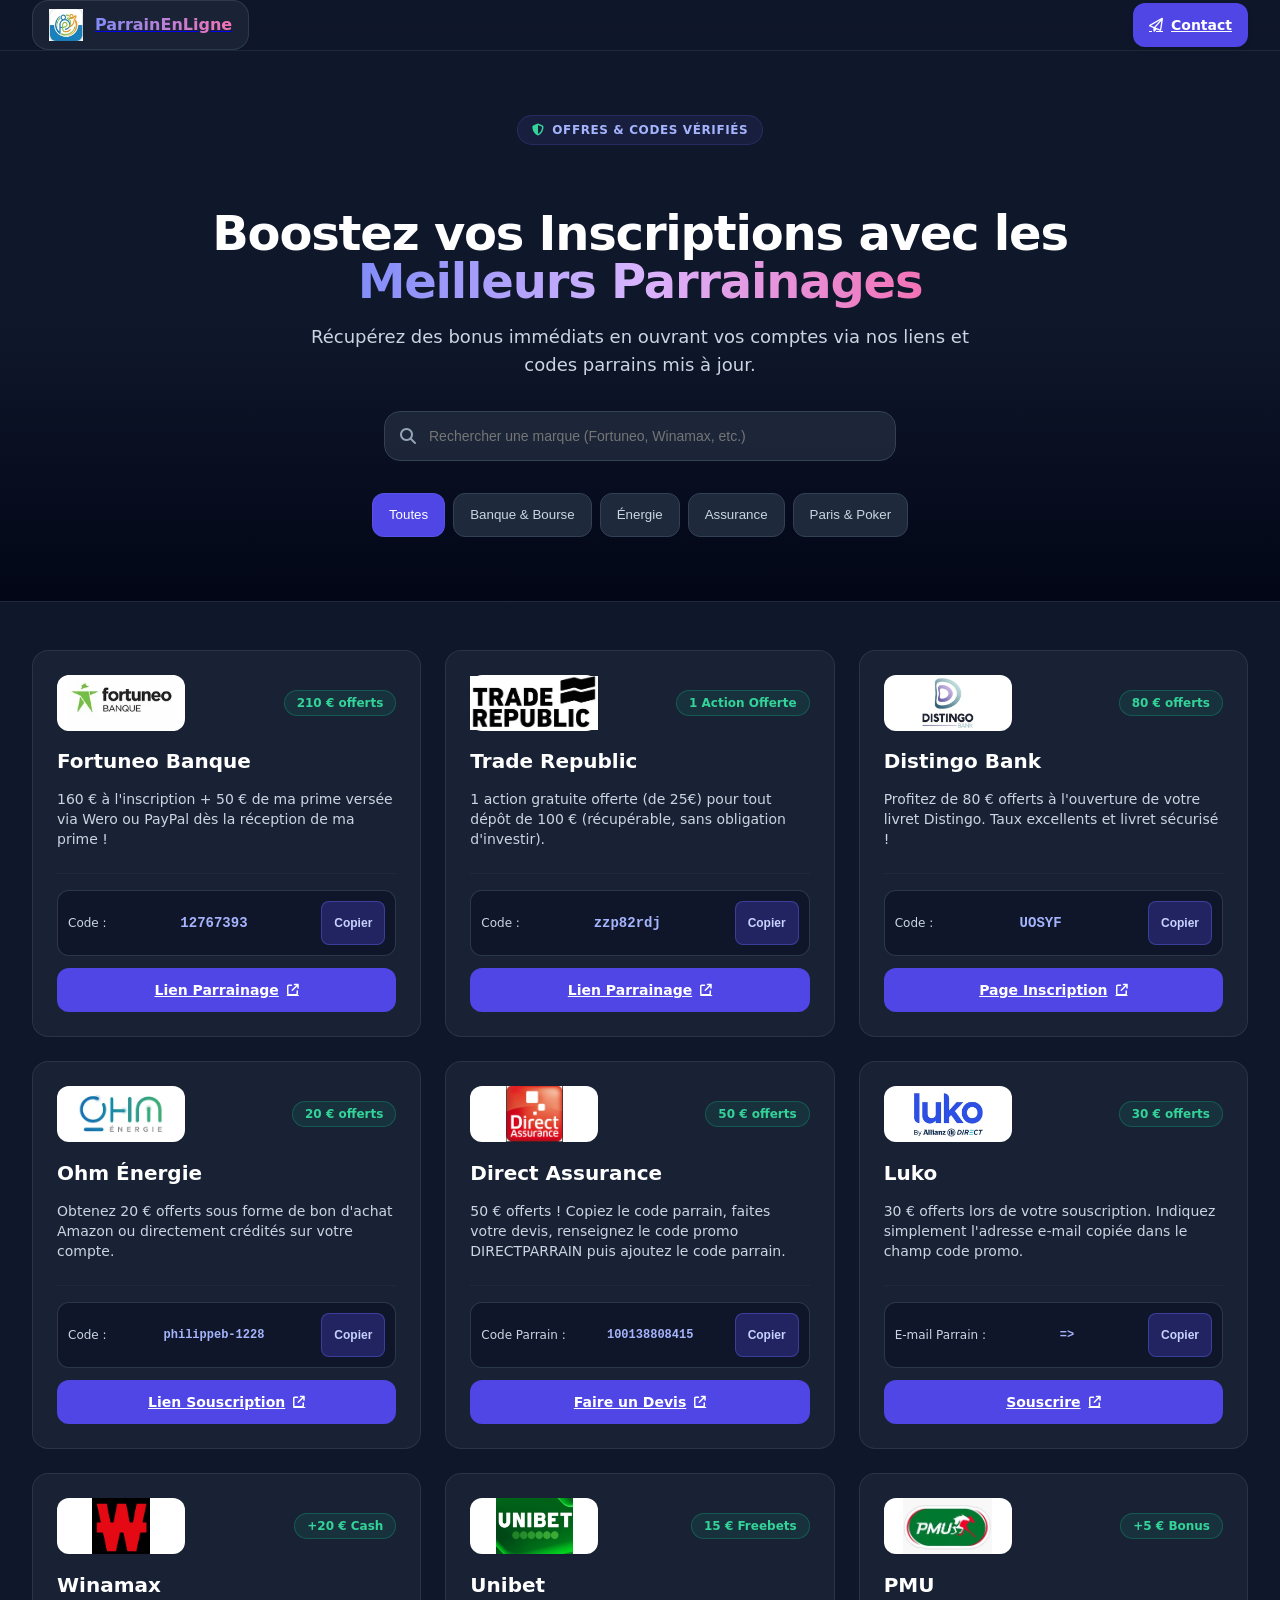
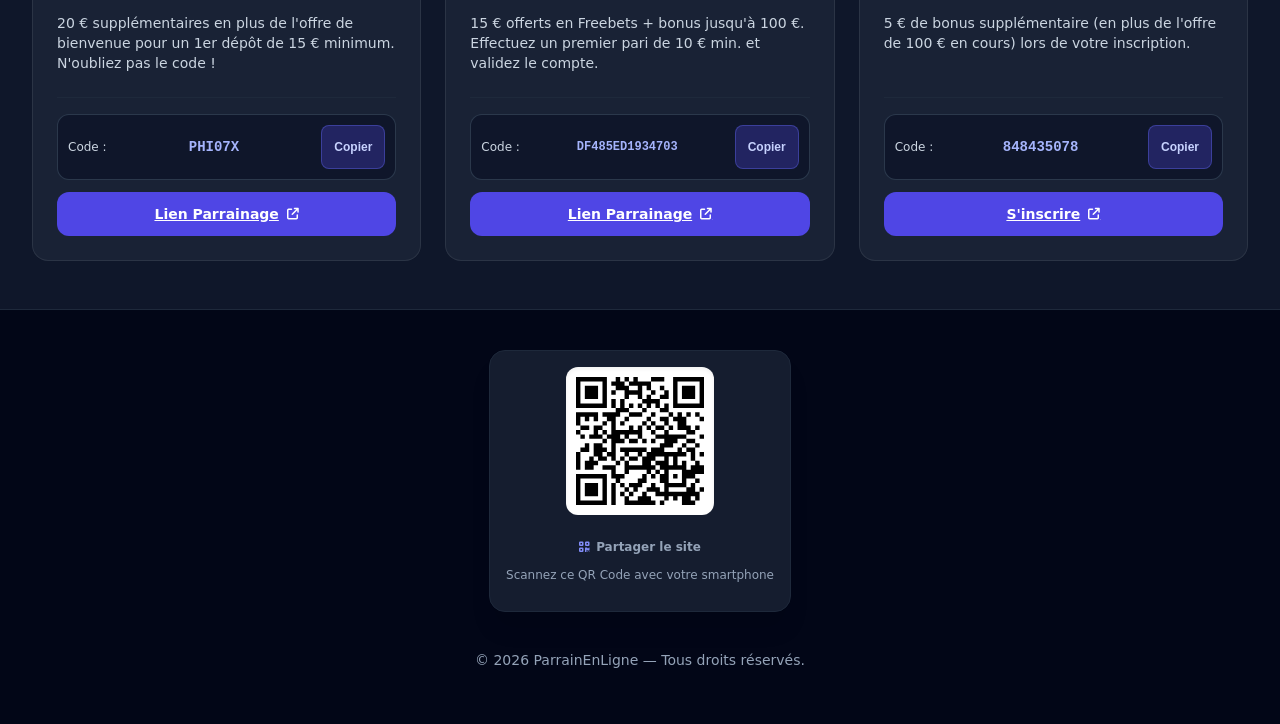
<file: index.html>
<!DOCTYPE html>
<html lang="fr" class="scroll-smooth">
<head>
    <meta charset="UTF-8">
    <meta name="viewport" content="width=device-width, initial-scale=1.0">
    <meta name="theme-color" content="#0f172a">
    <meta name="robots" content="index, follow, max-image-preview:large, max-snippet:-1, max-video-preview:-1">
    
    <!-- Sécurité CSP structurée -->
    <meta http-equiv="Content-Security-Policy" content="default-src 'self'; script-src 'self' 'unsafe-inline'; style-src 'self' 'unsafe-inline' https://fonts.googleapis.com https://cdnjs.cloudflare.com; font-src 'self' https://fonts.gstatic.com https://cdnjs.cloudflare.com; img-src 'self' data: https:;">
    
    <!-- URL Canonique & Favicon -->
    <link rel="canonical" href="https://pbrethomnoosfr-svg.github.io/parrainenligne/">
    <link rel="icon" href="Pictures/MonLogo_parrainenligne.webp" type="image/webp">
        
    <title>ParrainEnLigne — Codes Parrains &amp; Liens de Parrainage Vérifiés</title>
    
    <meta name="description" content="Trouvez les meilleurs codes parrains et liens de parrainage vérifiés. Obtenez des primes d'inscription et bonus exclusifs sur Fortuneo, Trade Republic, Winamax, etc.">
    <meta name="keywords" content="parrainage, codes parrains, liens de parrainage, offre de parrainage, code parrainage, bonus parrainage, parrainage en ligne, bons plans parrainage">
    
    <!-- Open Graph -->
    <meta property="og:type" content="website">
    <meta property="og:locale" content="fr_FR">
    <meta property="og:site_name" content="ParrainEnLigne">
    <meta property="og:title" content="ParrainEnLigne — Codes Parrains &amp; Liens de Parrainage Vérifiés">
    <meta property="og:description" content="Profitez des meilleurs bonus d'inscription grâce à nos codes parrains et liens de parrainage vérifiés à 100 %.">
    <meta property="og:url" content="https://pbrethomnoosfr-svg.github.io/parrainenligne/">
    <meta property="og:image" content="https://pbrethomnoosfr-svg.github.io/parrainenligne/Pictures/MonLogo_parrainenligne.webp">

    <!-- Twitter Cards -->
    <meta name="twitter:card" content="summary_large_image">
    <meta name="twitter:title" content="ParrainEnLigne — Codes Parrains &amp; Liens de Parrainage Vérifiés">
    <meta name="twitter:description" content="Profitez des meilleurs bonus d'inscription grâce à nos codes parrains et liens de parrainage vérifiés à 100 %.">
    <meta name="twitter:image" content="https://pbrethomnoosfr-svg.github.io/parrainenligne/Pictures/MonLogo_parrainenligne.webp">
    
    <!-- Preload LCP Logo -->
    <link rel="preload" as="image" href="Pictures/MonLogo_parrainenligne.webp" type="image/webp">

    <!-- Préconnexions CDN -->
    <link rel="preconnect" href="https://fonts.googleapis.com">
    <link rel="preconnect" href="https://fonts.gstatic.com" crossorigin>
    <link rel="preconnect" href="https://cdnjs.cloudflare.com">

    <!-- Chargement Asynchrone des Polices et Icônes -->
    <link rel="stylesheet" href="https://fonts.googleapis.com/css2?family=Plus+Jakarta+Sans:wght@400;500;600;700;800&amp;display=swap" media="print" onload="this.media='all'">
    <noscript><link rel="stylesheet" href="https://fonts.googleapis.com/css2?family=Plus+Jakarta+Sans:wght@400;500;600;700;800&amp;display=swap"></noscript>

    <link rel="stylesheet" href="https://cdnjs.cloudflare.com/ajax/libs/font-awesome/6.4.0/css/all.min.css" media="print" onload="this.media='all'">
    <noscript><link rel="stylesheet" href="https://cdnjs.cloudflare.com/ajax/libs/font-awesome/6.4.0/css/all.min.css"></noscript>

    <!-- Données Structurées JSON-LD -->
    <script type="application/ld+json">
    {
      "@context": "https://schema.org",
      "@type": "WebSite",
      "name": "ParrainEnLigne",
      "url": "https://pbrethomnoosfr-svg.github.io/parrainenligne/",
      "description": "Plateforme de codes parrains, offres et liens de parrainage vérifiés.",
      "inLanguage": "fr-FR"
    }
    </script>

    <!-- CSS critique inliné -->
    <style>
        *, ::before, ::after { box-sizing: border-box; border-width: 0; border-style: solid; border-color: #e2e8f0; }
        html { line-height: 1.5; -webkit-text-size-adjust: 100%; font-family: 'Plus Jakarta Sans', system-ui, -apple-system, sans-serif; }
        body { margin: 0; line-height: inherit; background-color: #0f172a; color: #f1f5f9; min-height: 100vh; display: flex; flex-direction: column; }
        .scroll-smooth { scroll-behavior: smooth; }
        .glass-card { background: rgba(30, 41, 59, 0.7); backdrop-filter: blur(12px); -webkit-backdrop-filter: blur(12px); border: 1px solid rgba(255, 255, 255, 0.08); }
        .toast { transform: translateY(100%); opacity: 0; transition: all 0.3s cubic-bezier(0.68, -0.55, 0.265, 1.55); }
        .toast.show { transform: translateY(0); opacity: 1; }
        
        /* Cibles tactiles optimisées mobile (A11y) */
        .touch-target { min-height: 44px; display: inline-flex; align-items: center; justify-content: center; }

        /* Utilitaires CSS */
        .fixed { position: fixed; } .sticky { position: sticky; } .relative { position: relative; } .absolute { position: absolute; }
        .top-0 { top: 0; } .bottom-6 { bottom: 1.5rem; } .right-6 { right: 1.5rem; } .left-4 { left: 1rem; } .top-1\/2 { top: 50%; } .-translate-y-1\/2 { transform: translateY(-50%); }
        .z-10 { z-index: 10; } .z-40 { z-index: 40; } .z-50 { z-index: 50; }
        .flex { display: flex; } .inline-flex { display: inline-flex; } .grid { display: grid; } .hidden { display: none; }
        .flex-col { flex-direction: column; } .flex-wrap { flex-wrap: wrap; } .flex-1 { flex: 1 1 0%; }
        .items-center { align-items: center; } .justify-between { justify-content: space-between; } .justify-center { justify-content: center; }
        .gap-1\.5 { gap: 0.375rem; } .gap-2 { gap: 0.5rem; } .gap-3 { gap: 0.75rem; } .gap-6 { gap: 1.5rem; }
        .w-full { width: 100%; } .w-auto { width: auto; } .w-32 { width: 8rem; } .h-8 { height: 2rem; } .h-14 { height: 3.5rem; } .h-32 { height: 8rem; } .min-h-screen { min-height: 100vh; }
        .max-w-xs { max-width: 20rem; } .max-w-lg { max-width: 32rem; } .max-w-2xl { max-width: 42rem; } .max-w-7xl { max-width: 80rem; } .mx-auto { margin-left: auto; margin-right: auto; }
        .p-2 { padding: 0.5rem; } .p-2\.5 { padding: 0.625rem; } .p-4 { padding: 1rem; } .p-6 { padding: 1.5rem; }
        .px-3 { padding-left: 0.75rem; padding-right: 0.75rem; } .px-3\.5 { padding-left: 0.875rem; padding-right: 0.875rem; } .px-4 { padding-left: 1rem; padding-right: 1rem; } .px-5 { padding-left: 1.25rem; padding-right: 1.25rem; }
        .py-1 { padding-top: 0.25rem; padding-bottom: 0.25rem; } .py-1\.5 { padding-top: 0.375rem; padding-bottom: 0.375rem; } .py-2 { padding-top: 0.5rem; padding-bottom: 0.5rem; } .py-2\.5 { padding-top: 0.625rem; padding-bottom: 0.625rem; } .py-3 { padding-top: 0.75rem; padding-bottom: 0.75rem; } .py-3\.5 { padding-top: 0.875rem; padding-bottom: 0.875rem; } .py-10 { padding-top: 2.5rem; padding-bottom: 2.5rem; } .py-12 { padding-top: 3rem; padding-bottom: 3rem; }
        .pt-4 { padding-top: 1rem; } .pl-11 { padding-left: 2.75rem; } .pr-4 { padding-right: 1rem; }
        .mb-2 { margin-bottom: 0.5rem; } .mb-4 { margin-bottom: 1rem; } .mb-6 { margin-bottom: 1.5rem; } .mb-8 { margin-bottom: 2rem; } .mt-0\.5 { margin-top: 0.125rem; }
        .space-y-3 > :not([hidden]) ~ :not([hidden]) { margin-top: 0.75rem; }
        .bg-slate-900 { background-color: #0f172a; } .bg-slate-900\/80 { background-color: rgba(15, 23, 42, 0.8); } .bg-slate-900\/90 { background-color: rgba(15, 23, 42, 0.9); }
        .bg-slate-950 { background-color: #020617; } .bg-slate-800 { background-color: #1e293b; } .bg-slate-800\/80 { background-color: rgba(30, 41, 59, 0.8); } .bg-slate-800\/90 { background-color: rgba(30, 41, 59, 0.9); }
        .bg-white { background-color: #ffffff; } .bg-indigo-600 { background-color: #4f46e5; } .bg-indigo-600\/30 { background-color: rgba(79, 70, 229, 0.3); } .bg-indigo-500\/10 { background-color: rgba(99, 102, 241, 0.1); } .bg-emerald-500 { background-color: #10b981; } .bg-emerald-500\/10 { background-color: rgba(16, 185, 129, 0.1); }
        .hover\:bg-indigo-500:hover { background-color: #6366f1; } .hover\:bg-indigo-600\/50:hover { background-color: rgba(79, 70, 229, 0.5); } .hover\:bg-slate-800:hover { background-color: #1e293b; } .hover\:bg-slate-700:hover { background-color: #334155; }
        .border { border-width: 1px; } .border-b { border-bottom-width: 1px; } .border-t { border-top-width: 1px; }
        .border-slate-800 { border-color: #1e293b; } .border-slate-700 { border-color: #334155; } .border-slate-700\/80 { border-color: rgba(51, 65, 85, 0.8); }
        .border-indigo-500\/20 { border-color: rgba(99, 102, 241, 0.2); } .border-indigo-500\/40 { border-color: rgba(99, 102, 241, 0.4); } .hover\:border-indigo-500\/50:hover { border-color: rgba(99, 102, 241, 0.5); }
        .border-emerald-500\/30 { border-color: rgba(16, 185, 129, 0.3); } .border-emerald-400\/30 { border-color: rgba(52, 211, 153, 0.3); }
        .rounded-lg { border-radius: 0.5rem; } .rounded-xl { border-radius: 0.75rem; } .rounded-2xl { border-radius: 1rem; } .rounded-full { border-radius: 9999px; }
        .text-xs { font-size: 0.75rem; line-height: 1rem; } .text-sm { font-size: 0.875rem; line-height: 1.25rem; } .text-base { font-size: 1rem; line-height: 1.5rem; } .text-lg { font-size: 1.125rem; line-height: 1.75rem; } .text-xl { font-size: 1.25rem; line-height: 1.75rem; } .text-3xl { font-size: 1.875rem; line-height: 2.25rem; }
        .font-semibold { font-weight: 600; } .font-bold { font-weight: 700; } .font-extrabold { font-weight: 800; } .font-mono { font-family: ui-monospace, SFMono-Regular, Menlo, Monaco, Consolas, monospace; }
        .uppercase { text-transform: uppercase; } .tracking-wider { letter-spacing: 0.05em; } .tracking-tight { letter-spacing: -0.025em; } .leading-tight { line-height: 1.25; } .text-center { text-align: center; }
        .text-white { color: #ffffff; } .text-slate-100 { color: #f1f5f9; } .text-slate-300 { color: #cbd5e1; } .text-slate-400 { color: #94a3b8; } .text-slate-500 { color: #64748b; } .text-indigo-200 { color: #c7d2fe; } .text-indigo-300 { color: #a5b4fc; } .text-indigo-400 { color: #818cf8; } .text-emerald-400 { color: #34d399; }
        .hover\:text-indigo-400:hover { color: #818cf8; }
        .bg-gradient-to-b { background-image: linear-gradient(to bottom, var(--tw-gradient-stops)); }
        .bg-gradient-to-r { background-image: linear-gradient(to right, var(--tw-gradient-stops)); }
        .from-slate-900 { --tw-gradient-from: #0f172a; --tw-gradient-stops: var(--tw-gradient-from), var(--tw-gradient-to, rgba(15, 23, 42, 0)); }
        .via-slate-900\/90 { --tw-gradient-stops: var(--tw-gradient-from), rgba(15, 23, 42, 0.9), var(--tw-gradient-to, rgba(15, 23, 42, 0)); }
        .to-slate-950 { --tw-gradient-to: #020617; }
        .from-indigo-400 { --tw-gradient-from: #818cf8; --tw-gradient-stops: var(--tw-gradient-from), var(--tw-gradient-to, rgba(129, 140, 248, 0)); }
        .via-purple-300 { --tw-gradient-stops: var(--tw-gradient-from), #d8b4fe, var(--tw-gradient-to, rgba(216, 180, 254, 0)); }
        .to-pink-400 { --tw-gradient-to: #f472b6; }
        .bg-clip-text { -webkit-background-clip: text; background-clip: text; } .text-transparent { color: transparent; }
        .shadow-sm { box-shadow: 0 1px 2px 0 rgba(0, 0, 0, 0.05); } .shadow-md { box-shadow: 0 4px 6px -1px rgba(0, 0, 0, 0.1); } .shadow-xl { box-shadow: 0 20px 25px -5px rgba(0, 0, 0, 0.1); } .shadow-2xl { box-shadow: 0 25px 50px -12px rgba(0, 0, 0, 0.25); } .shadow-inner { box-shadow: inset 0 2px 4px 0 rgba(0,0,0,0.06); }
        .backdrop-blur-md { backdrop-filter: blur(12px); -webkit-backdrop-filter: blur(12px); }
        .transition { transition-property: color, background-color, border-color, transform, opacity; transition-duration: 150ms; } .duration-300 { transition-duration: 300ms; }
        .object-contain { object-fit: contain; } .sr-only { position: absolute; width: 1px; height: 1px; padding: 0; margin: -1px; overflow: hidden; clip: rect(0, 0, 0, 0); border: 0; }
        .focus\:outline-none:focus { outline: 2px solid transparent; outline-offset: 2px; }
        .focus\:border-indigo-500:focus { border-color: #6366f1; }
        .focus\:ring-2:focus { box-shadow: 0 0 0 2px rgba(99, 102, 241, 0.3); }

        @media (min-width: 640px) {
            .sm\:inline { display: inline; }
            .sm\:px-6 { padding-left: 1.5rem; padding-right: 1.5rem; }
            .sm\:text-5xl { font-size: 3rem; line-height: 1; }
            .sm\:text-sm { font-size: 0.875rem; line-height: 1.25rem; }
            .sm\:text-lg { font-size: 1.125rem; line-height: 1.75rem; }
        }
        @media (min-width: 768px) {
            .md\:flex { display: flex; }
            .md\:grid-cols-2 { grid-template-columns: repeat(2, minmax(0, 1fr)); }
        }
        @media (min-width: 1024px) {
            .lg\:px-8 { padding-left: 2rem; padding-right: 2rem; }
            .lg\:py-16 { padding-top: 4rem; padding-bottom: 4rem; }
            .lg\:grid-cols-3 { grid-template-columns: repeat(3, minmax(0, 1fr)); }
        }
    </style>
</head>
<body class="bg-slate-900 font-sans text-slate-100 min-h-screen flex flex-col">

    <!-- Notification Toast -->
    <div id="toast" class="toast fixed bottom-6 right-6 z-50 bg-emerald-500 text-white px-5 py-3 rounded-2xl shadow-2xl flex items-center gap-3 font-semibold text-sm border border-emerald-400/30" role="status" aria-live="polite">
        <i class="fa-solid fa-circle-check text-lg" aria-hidden="true"></i>
        <span id="toast-message">Code copié !</span>
    </div>

    <!-- Header -->
    <header class="border-b border-slate-800 bg-slate-900/80 backdrop-blur-md sticky top-0 z-40">
        <div class="max-w-7xl mx-auto px-4 sm:px-6 lg:px-8 h-20 flex items-center justify-between">
            <a href="https://pbrethomnoosfr-svg.github.io/parrainenligne/" aria-label="Page d'accueil ParrainEnLigne" class="flex items-center gap-3 bg-slate-800/80 hover:bg-slate-800 border border-slate-700/80 px-4 py-2 rounded-2xl transition shadow-sm touch-target">
                <img src="Pictures/MonLogo_parrainenligne.webp" alt="ParrainEnLigne Logo" width="32" height="32" fetchpriority="high" decoding="async" class="h-8 w-auto object-contain">
                <span class="text-base font-bold bg-gradient-to-r from-indigo-400 to-pink-400 bg-clip-text text-transparent hidden sm:inline">
                    ParrainEnLigne
                </span>
            </a>

            <a href="mailto:parrainenligne@gmail.com" class="bg-indigo-600 hover:bg-indigo-500 text-white px-4 py-2.5 rounded-xl text-sm font-bold transition shadow-md shadow-indigo-600/20 flex items-center gap-2 touch-target">
                <i class="fa-regular fa-paper-plane" aria-hidden="true"></i>
                <span class="hidden sm:inline">Contact</span>
            </a>
        </div>
    </header>

    <!-- Hero Section -->
    <section class="relative py-12 lg:py-16 border-b border-slate-800 bg-gradient-to-b from-slate-900 via-slate-900/90 to-slate-950">
        <div class="max-w-7xl mx-auto px-4 sm:px-6 lg:px-8 text-center relative z-10">
            <div class="inline-flex items-center gap-2 px-3.5 py-1.5 rounded-full bg-indigo-500/10 border border-indigo-500/20 text-indigo-300 text-xs font-bold uppercase tracking-wider mb-6">
                <i class="fa-solid fa-shield-halved text-emerald-400" aria-hidden="true"></i>
                Offres &amp; Codes Vérifiés
            </div>
            
            <h1 class="text-3xl sm:text-5xl font-extrabold text-white tracking-tight leading-tight mb-4">
                Boostez vos Inscriptions avec les <br class="hidden sm:inline">
                <span class="bg-gradient-to-r from-indigo-400 via-purple-300 to-pink-400 bg-clip-text text-transparent">
                    Meilleurs Parrainages
                </span>
            </h1>
            
            <p class="text-base sm:text-lg text-slate-300 max-w-2xl mx-auto mb-8">
                Récupérez des bonus immédiats en ouvrant vos comptes via nos liens et codes parrains mis à jour.
            </p>

            <!-- Barre de Recherche -->
            <div class="max-w-lg mx-auto relative mb-8">
                <label for="searchInput" class="sr-only">Rechercher une marque</label>
                <i class="fa-solid fa-magnifying-glass absolute left-4 top-1/2 -translate-y-1/2 text-slate-400" aria-hidden="true"></i>
                <input type="text" id="searchInput" placeholder="Rechercher une marque (Fortuneo, Winamax, etc.)" class="w-full bg-slate-800/90 border border-slate-700 text-white placeholder-slate-400 rounded-2xl py-3.5 pl-11 pr-4 focus:outline-none focus:border-indigo-500 focus:ring-2 focus:ring-indigo-500/30 transition text-sm">
            </div>

            <!-- Filtres par catégorie -->
            <div class="flex flex-wrap justify-center gap-2 text-xs sm:text-sm font-semibold" role="group" aria-label="Filtres par catégorie">
                <button type="button" data-category="all" aria-pressed="true" class="filter-btn active bg-indigo-600 text-white px-4 py-2 rounded-xl border border-indigo-500/40 transition touch-target">
                    Toutes
                </button>
                <button type="button" data-category="banque" aria-pressed="false" class="filter-btn bg-slate-800 text-slate-300 hover:bg-slate-700 px-4 py-2 rounded-xl border border-slate-700 transition touch-target">
                    Banque &amp; Bourse
                </button>
                <button type="button" data-category="energie" aria-pressed="false" class="filter-btn bg-slate-800 text-slate-300 hover:bg-slate-700 px-4 py-2 rounded-xl border border-slate-700 transition touch-target">
                    Énergie
                </button>
                <button type="button" data-category="assurance" aria-pressed="false" class="filter-btn bg-slate-800 text-slate-300 hover:bg-slate-700 px-4 py-2 rounded-xl border border-slate-700 transition touch-target">
                    Assurance
                </button>
                <button type="button" data-category="jeux" aria-pressed="false" class="filter-btn bg-slate-800 text-slate-300 hover:bg-slate-700 px-4 py-2 rounded-xl border border-slate-700 transition touch-target">
                    Paris &amp; Poker
                </button>
            </div>
        </div>
    </section>

    <!-- Offres -->
    <main class="py-12 max-w-7xl mx-auto px-4 sm:px-6 lg:px-8 flex-1">
        <div class="grid grid-cols-1 md:grid-cols-2 lg:grid-cols-3 gap-6" id="offersGrid">
            
            <!-- Fortuneo -->
            <article class="offer-card glass-card rounded-2xl p-6 flex flex-col justify-between hover:border-indigo-500/50 transition duration-300" data-category="banque">
                <div>
                    <div class="flex items-center justify-between mb-4">
                        <div class="bg-white p-2 rounded-xl w-32 h-14 flex items-center justify-center shadow-sm">
                            <img src="Pictures/fortuneo.webp" alt="Logo Fortuneo Banque" width="128" height="56" loading="lazy" decoding="async" class="max-h-full max-w-full object-contain">
                        </div>
                        <span class="bg-emerald-500/10 text-emerald-400 border border-emerald-500/30 text-xs font-bold px-3 py-1 rounded-full">
                            210 € offerts
                        </span>
                    </div>
                    <h2 class="text-xl font-bold text-white mb-2">Fortuneo Banque</h2>
                    <p class="text-slate-300 text-sm mb-6">
                        160 € à l'inscription + 50 € de ma prime versée via Wero ou PayPal dès la réception de ma prime !
                    </p>
                </div>
                <div class="space-y-3 pt-4 border-t border-slate-800">
                    <div class="bg-slate-900/90 border border-slate-700/80 rounded-xl p-2.5 flex items-center justify-between">
                        <span class="text-xs text-slate-300">Code :</span>
                        <code class="font-mono text-indigo-300 font-bold text-sm">12767393</code>
                        <button type="button" data-copy-code="12767393" data-copy-name="Fortuneo" class="copy-btn bg-indigo-600/30 hover:bg-indigo-600/50 text-indigo-200 text-xs font-bold px-3 py-1.5 rounded-lg border border-indigo-500/40 transition touch-target">
                            Copier
                        </button>
                    </div>
                    <a href="https://mabanque.fortuneo.fr/fr/offres-parrainage/offres-parrainage.jsp?origine=PARRAINAGE&amp;codeParrain=12767393" target="_blank" rel="noopener noreferrer" class="w-full bg-indigo-600 hover:bg-indigo-500 text-white font-bold py-2.5 px-4 rounded-xl text-sm flex items-center justify-center gap-2 transition touch-target">
                        Lien Parrainage <i class="fa-solid fa-arrow-up-right-from-square text-xs" aria-hidden="true"></i>
                    </a>
                </div>
            </article>

            <!-- Trade Republic -->
            <article class="offer-card glass-card rounded-2xl p-6 flex flex-col justify-between hover:border-indigo-500/50 transition duration-300" data-category="banque">
                <div>
                    <div class="flex items-center justify-between mb-4">
                        <div class="bg-white p-2 rounded-xl w-32 h-14 flex items-center justify-center shadow-sm">
                            <img src="Pictures/Trade_Republic.webp" alt="Logo Trade Republic" width="128" height="56" loading="lazy" decoding="async" class="max-h-full max-w-full object-contain">
                        </div>
                        <span class="bg-emerald-500/10 text-emerald-400 border border-emerald-500/30 text-xs font-bold px-3 py-1 rounded-full">
                            1 Action Offerte
                        </span>
                    </div>
                    <h2 class="text-xl font-bold text-white mb-2">Trade Republic</h2>
                    <p class="text-slate-300 text-sm mb-6">
                        1 action gratuite offerte (de 25€) pour tout dépôt de 100 € (récupérable, sans obligation d'investir).
                    </p>
                </div>
                <div class="space-y-3 pt-4 border-t border-slate-800">
                    <div class="bg-slate-900/90 border border-slate-700/80 rounded-xl p-2.5 flex items-center justify-between">
                        <span class="text-xs text-slate-300">Code :</span>
                        <code class="font-mono text-indigo-300 font-bold text-sm">zzp82rdj</code>
                        <button type="button" data-copy-code="zzp82rdj" data-copy-name="Trade Republic" class="copy-btn bg-indigo-600/30 hover:bg-indigo-600/50 text-indigo-200 text-xs font-bold px-3 py-1.5 rounded-lg border border-indigo-500/40 transition touch-target">
                            Copier
                        </button>
                    </div>
                    <a href="https://refnocode.trade.re/zzp82rdj" target="_blank" rel="noopener noreferrer" class="w-full bg-indigo-600 hover:bg-indigo-500 text-white font-bold py-2.5 px-4 rounded-xl text-sm flex items-center justify-center gap-2 transition touch-target">
                        Lien Parrainage <i class="fa-solid fa-arrow-up-right-from-square text-xs" aria-hidden="true"></i>
                    </a>
                </div>
            </article>

            <!-- Distingo Bank -->
            <article class="offer-card glass-card rounded-2xl p-6 flex flex-col justify-between hover:border-indigo-500/50 transition duration-300" data-category="banque">
                <div>
                    <div class="flex items-center justify-between mb-4">
                        <div class="bg-white p-2 rounded-xl w-32 h-14 flex items-center justify-center shadow-sm">
                            <img src="Pictures/Distingo_bank.webp" alt="Logo Distingo Bank" width="128" height="56" loading="lazy" decoding="async" class="max-h-full max-w-full object-contain">
                        </div>
                        <span class="bg-emerald-500/10 text-emerald-400 border border-emerald-500/30 text-xs font-bold px-3 py-1 rounded-full">
                            80 € offerts
                        </span>
                    </div>
                    <h2 class="text-xl font-bold text-white mb-2">Distingo Bank</h2>
                    <p class="text-slate-300 text-sm mb-6">
                        Profitez de 80 € offerts à l'ouverture de votre livret Distingo. Taux excellents et livret sécurisé !
                    </p>
                </div>
                <div class="space-y-3 pt-4 border-t border-slate-800">
                    <div class="bg-slate-900/90 border border-slate-700/80 rounded-xl p-2.5 flex items-center justify-between">
                        <span class="text-xs text-slate-300">Code :</span>
                        <code class="font-mono text-indigo-300 font-bold text-sm">UOSYF</code>
                        <button type="button" data-copy-code="UOSYF" data-copy-name="Distingo Bank" class="copy-btn bg-indigo-600/30 hover:bg-indigo-600/50 text-indigo-200 text-xs font-bold px-3 py-1.5 rounded-lg border border-indigo-500/40 transition touch-target">
                            Copier
                        </button>
                    </div>
                    <a href="https://www.psabanque.fr/offres/parrainage" target="_blank" rel="noopener noreferrer" class="w-full bg-indigo-600 hover:bg-indigo-500 text-white font-bold py-2.5 px-4 rounded-xl text-sm flex items-center justify-center gap-2 transition touch-target">
                        Page Inscription <i class="fa-solid fa-arrow-up-right-from-square text-xs" aria-hidden="true"></i>
                    </a>
                </div>
            </article>

            <!-- Ohm Énergie -->
            <article class="offer-card glass-card rounded-2xl p-6 flex flex-col justify-between hover:border-indigo-500/50 transition duration-300" data-category="energie">
                <div>
                    <div class="flex items-center justify-between mb-4">
                        <div class="bg-white p-2 rounded-xl w-32 h-14 flex items-center justify-center shadow-sm">
                            <img src="Pictures/Ohm_Energie.webp" alt="Logo Ohm Énergie" width="128" height="56" loading="lazy" decoding="async" class="max-h-full max-w-full object-contain">
                        </div>
                        <span class="bg-emerald-500/10 text-emerald-400 border border-emerald-500/30 text-xs font-bold px-3 py-1 rounded-full">
                            20 € offerts
                        </span>
                    </div>
                    <h2 class="text-xl font-bold text-white mb-2">Ohm Énergie</h2>
                    <p class="text-slate-300 text-sm mb-6">
                        Obtenez 20 € offerts sous forme de bon d'achat Amazon ou directement crédités sur votre compte.
                    </p>
                </div>
                <div class="space-y-3 pt-4 border-t border-slate-800">
                    <div class="bg-slate-900/90 border border-slate-700/80 rounded-xl p-2.5 flex items-center justify-between">
                        <span class="text-xs text-slate-300">Code :</span>
                        <code class="font-mono text-indigo-300 font-bold text-xs">philippeb-1228</code>
                        <button type="button" data-copy-code="philippeb-1228" data-copy-name="Ohm Énergie" class="copy-btn bg-indigo-600/30 hover:bg-indigo-600/50 text-indigo-200 text-xs font-bold px-3 py-1.5 rounded-lg border border-indigo-500/40 transition touch-target">
                            Copier
                        </button>
                    </div>
                    <a href="https://souscription.ohm-energie.com/?utm_source=ecparrainagemail&amp;parrainage=philippeb-1228" target="_blank" rel="noopener noreferrer" class="w-full bg-indigo-600 hover:bg-indigo-500 text-white font-bold py-2.5 px-4 rounded-xl text-sm flex items-center justify-center gap-2 transition touch-target">
                        Lien Souscription <i class="fa-solid fa-arrow-up-right-from-square text-xs" aria-hidden="true"></i>
                    </a>
                </div>
            </article>

            <!-- Direct Assurance -->
            <article class="offer-card glass-card rounded-2xl p-6 flex flex-col justify-between hover:border-indigo-500/50 transition duration-300" data-category="assurance">
                <div>
                    <div class="flex items-center justify-between mb-4">
                        <div class="bg-white p-2 rounded-xl w-32 h-14 flex items-center justify-center shadow-sm">
                            <img src="Pictures/Direct_Assurance.webp" alt="Logo Direct Assurance" width="128" height="56" loading="lazy" decoding="async" class="max-h-full max-w-full object-contain">
                        </div>
                        <span class="bg-emerald-500/10 text-emerald-400 border border-emerald-500/30 text-xs font-bold px-3 py-1 rounded-full">
                            50 € offerts
                        </span>
                    </div>
                    <h2 class="text-xl font-bold text-white mb-2">Direct Assurance</h2>
                    <p class="text-slate-300 text-sm mb-6">
                        50 € offerts ! Copiez le code parrain, faites votre devis, renseignez le code promo DIRECTPARRAIN puis ajoutez le code parrain.
                    </p>
                </div>
                <div class="space-y-3 pt-4 border-t border-slate-800">
                    <div class="bg-slate-900/90 border border-slate-700/80 rounded-xl p-2.5 flex items-center justify-between">
                        <span class="text-xs text-slate-300">Code Parrain :</span>
                        <code class="font-mono text-indigo-300 font-bold text-xs">100138808415</code>
                        <button type="button" data-copy-code="100138808415" data-copy-name="Direct Assurance" class="copy-btn bg-indigo-600/30 hover:bg-indigo-600/50 text-indigo-200 text-xs font-bold px-3 py-1.5 rounded-lg border border-indigo-500/40 transition touch-target">
                            Copier
                        </button>
                    </div>
                    <a href="https://www.direct-assurance.fr/" target="_blank" rel="noopener noreferrer" class="w-full bg-indigo-600 hover:bg-indigo-500 text-white font-bold py-2.5 px-4 rounded-xl text-sm flex items-center justify-center gap-2 transition touch-target">
                        Faire un Devis <i class="fa-solid fa-arrow-up-right-from-square text-xs" aria-hidden="true"></i>
                    </a>
                </div>
            </article>

            <!-- Luko -->
            <article class="offer-card glass-card rounded-2xl p-6 flex flex-col justify-between hover:border-indigo-500/50 transition duration-300" data-category="assurance">
                <div>
                    <div class="flex items-center justify-between mb-4">
                        <div class="bg-white p-2 rounded-xl w-32 h-14 flex items-center justify-center shadow-sm">
                            <img src="Pictures/Luko.webp" alt="Logo Luko Assurance" width="128" height="56" loading="lazy" decoding="async" class="max-h-full max-w-full object-contain">
                        </div>
                        <span class="bg-emerald-500/10 text-emerald-400 border border-emerald-500/30 text-xs font-bold px-3 py-1 rounded-full">
                            30 € offerts
                        </span>
                    </div>
                    <h2 class="text-xl font-bold text-white mb-2">Luko</h2>
                    <p class="text-slate-300 text-sm mb-6">
                        30 € offerts lors de votre souscription. Indiquez simplement l'adresse e-mail copiée dans le champ code promo.
                    </p>
                </div>
                <div class="space-y-3 pt-4 border-t border-slate-800">
                    <div class="bg-slate-900/90 border border-slate-700/80 rounded-xl p-2.5 flex items-center justify-between">
                        <span class="text-xs text-slate-300">E-mail Parrain :</span>
                        <code class="font-mono text-indigo-300 font-bold text-xs"> => </code>
                        <button type="button" data-copy-code="pbrethom@gmail.com" data-copy-name="Luko" class="copy-btn bg-indigo-600/30 hover:bg-indigo-600/50 text-indigo-200 text-xs font-bold px-3 py-1.5 rounded-lg border border-indigo-500/40 transition touch-target">
                            Copier
                        </button>
                    </div>
                    <a href="https://www.luko.eu/" target="_blank" rel="noopener noreferrer" class="w-full bg-indigo-600 hover:bg-indigo-500 text-white font-bold py-2.5 px-4 rounded-xl text-sm flex items-center justify-center gap-2 transition touch-target">
                        Souscrire <i class="fa-solid fa-arrow-up-right-from-square text-xs" aria-hidden="true"></i>
                    </a>
                </div>
            </article>

            <!-- Winamax -->
            <article class="offer-card glass-card rounded-2xl p-6 flex flex-col justify-between hover:border-indigo-500/50 transition duration-300" data-category="jeux">
                <div>
                    <div class="flex items-center justify-between mb-4">
                        <div class="bg-white p-2 rounded-xl w-32 h-14 flex items-center justify-center shadow-sm">
                            <img src="Pictures/Winamax.webp" alt="Logo Winamax" width="128" height="56" loading="lazy" decoding="async" class="max-h-full max-w-full object-contain">
                        </div>
                        <span class="bg-emerald-500/10 text-emerald-400 border border-emerald-500/30 text-xs font-bold px-3 py-1 rounded-full">
                            +20 € Cash
                        </span>
                    </div>
                    <h2 class="text-xl font-bold text-white mb-2">Winamax</h2>
                    <p class="text-slate-300 text-sm mb-6">
                        20 € supplémentaires en plus de l'offre de bienvenue pour un 1er dépôt de 15 € minimum. N'oubliez pas le code !
                    </p>
                </div>
                <div class="space-y-3 pt-4 border-t border-slate-800">
                    <div class="bg-slate-900/90 border border-slate-700/80 rounded-xl p-2.5 flex items-center justify-between">
                        <span class="text-xs text-slate-300">Code :</span>
                        <code class="font-mono text-indigo-300 font-bold text-sm">PHI07X</code>
                        <button type="button" data-copy-code="PHI07X" data-copy-name="Winamax" class="copy-btn bg-indigo-600/30 hover:bg-indigo-600/50 text-indigo-200 text-xs font-bold px-3 py-1.5 rounded-lg border border-indigo-500/40 transition touch-target">
                            Copier
                        </button>
                    </div>
                    <a href="https://www.winamax.fr/parrain?code=PHI07X" target="_blank" rel="noopener noreferrer" class="w-full bg-indigo-600 hover:bg-indigo-500 text-white font-bold py-2.5 px-4 rounded-xl text-sm flex items-center justify-center gap-2 transition touch-target">
                        Lien Parrainage <i class="fa-solid fa-arrow-up-right-from-square text-xs" aria-hidden="true"></i>
                    </a>
                </div>
            </article>

            <!-- Unibet -->
            <article class="offer-card glass-card rounded-2xl p-6 flex flex-col justify-between hover:border-indigo-500/50 transition duration-300" data-category="jeux">
                <div>
                    <div class="flex items-center justify-between mb-4">
                        <div class="bg-white p-2 rounded-xl w-32 h-14 flex items-center justify-center shadow-sm">
                            <img src="Pictures/Unibet.webp" alt="Logo Unibet" width="128" height="56" loading="lazy" decoding="async" class="max-h-full max-w-full object-contain">
                        </div>
                        <span class="bg-emerald-500/10 text-emerald-400 border border-emerald-500/30 text-xs font-bold px-3 py-1 rounded-full">
                            15 € Freebets
                        </span>
                    </div>
                    <h2 class="text-xl font-bold text-white mb-2">Unibet</h2>
                    <p class="text-slate-300 text-sm mb-6">
                        15 € offerts en Freebets + bonus jusqu'à 100 €. Effectuez un premier pari de 10 € min. et validez le compte.
                    </p>
                </div>
                <div class="space-y-3 pt-4 border-t border-slate-800">
                    <div class="bg-slate-900/90 border border-slate-700/80 rounded-xl p-2.5 flex items-center justify-between">
                        <span class="text-xs text-slate-300">Code :</span>
                        <code class="font-mono text-indigo-300 font-bold text-xs">DF485ED1934703</code>
                        <button type="button" data-copy-code="DF485ED1934703" data-copy-name="Unibet" class="copy-btn bg-indigo-600/30 hover:bg-indigo-600/50 text-indigo-200 text-xs font-bold px-3 py-1.5 rounded-lg border border-indigo-500/40 transition touch-target">
                            Copier
                        </button>
                    </div>
                    <a href="https://www.unibet.fr/inscription/?campaign=20726&amp;parrain=DF485ED1934703" target="_blank" rel="noopener noreferrer" class="w-full bg-indigo-600 hover:bg-indigo-500 text-white font-bold py-2.5 px-4 rounded-xl text-sm flex items-center justify-center gap-2 transition touch-target">
                        Lien Parrainage <i class="fa-solid fa-arrow-up-right-from-square text-xs" aria-hidden="true"></i>
                    </a>
                </div>
            </article>

            <!-- PMU -->
            <article class="offer-card glass-card rounded-2xl p-6 flex flex-col justify-between hover:border-indigo-500/50 transition duration-300" data-category="jeux">
                <div>
                    <div class="flex items-center justify-between mb-4">
                        <div class="bg-white p-2 rounded-xl w-32 h-14 flex items-center justify-center shadow-sm">
                            <img src="Pictures/PMU.webp" alt="Logo PMU" width="128" height="56" loading="lazy" decoding="async" class="max-h-full max-w-full object-contain">
                        </div>
                        <span class="bg-emerald-500/10 text-emerald-400 border border-emerald-500/30 text-xs font-bold px-3 py-1 rounded-full">
                            +5 € Bonus
                        </span>
                    </div>
                    <h2 class="text-xl font-bold text-white mb-2">PMU</h2>
                    <p class="text-slate-300 text-sm mb-6">
                        5 € de bonus supplémentaire (en plus de l'offre de 100 € en cours) lors de votre inscription.
                    </p>
                </div>
                <div class="space-y-3 pt-4 border-t border-slate-800">
                    <div class="bg-slate-900/90 border border-slate-700/80 rounded-xl p-2.5 flex items-center justify-between">
                        <span class="text-xs text-slate-300">Code :</span>
                        <code class="font-mono text-indigo-300 font-bold text-sm">848435078</code>
                        <button type="button" data-copy-code="848435078" data-copy-name="PMU" class="copy-btn bg-indigo-600/30 hover:bg-indigo-600/50 text-indigo-200 text-xs font-bold px-3 py-1.5 rounded-lg border border-indigo-500/40 transition touch-target">
                            Copier
                        </button>
                    </div>
                    <a href="https://www.pmu.fr/" target="_blank" rel="noopener noreferrer" class="w-full bg-indigo-600 hover:bg-indigo-500 text-white font-bold py-2.5 px-4 rounded-xl text-sm flex items-center justify-center gap-2 transition touch-target">
                        S'inscrire <i class="fa-solid fa-arrow-up-right-from-square text-xs" aria-hidden="true"></i>
                    </a>
                </div>
            </article>

        </div>
    </main>

    <!-- Footer -->
    <footer class="border-t border-slate-800 bg-slate-950 py-10 text-center text-slate-400 text-sm">
        <div class="max-w-7xl mx-auto px-4 flex flex-col items-center gap-6">
            
            <div class="glass-card p-4 rounded-2xl flex flex-col items-center gap-3 border border-slate-800 shadow-xl max-w-xs">
                <div class="bg-white p-2.5 rounded-xl shadow-inner flex items-center justify-center">
                    <img src="Pictures/qrcode.svg" alt="QR Code ParrainEnLigne" width="128" height="128" loading="lazy" decoding="async" class="w-32 h-32 object-contain">
                </div>
                <div class="text-center">
                    <p class="text-xs font-semibold text-slate-200 flex items-center justify-center gap-1.5">
                        <i class="fa-solid fa-qrcode text-indigo-400" aria-hidden="true"></i> Partager le site
                    </p>
                    <p class="text-xs text-slate-400 mt-0.5">Scannez ce QR Code avec votre smartphone</p>
                </div>
            </div>

            <p>&copy; 2026 ParrainEnLigne — Tous droits réservés.</p>
        </div>
    </footer>

    <!-- JavaScript Nettoyé & Optimisé -->
    <script>
        document.addEventListener('DOMContentLoaded', () => {
            let currentCategory = 'all';
            let debounceTimer = null;
            let toastTimer = null;

            const filterButtons = document.querySelectorAll('.filter-btn');
            const searchInput = document.getElementById('searchInput');
            const cards = document.querySelectorAll('.offer-card');
            const copyButtons = document.querySelectorAll('.copy-btn');
            const toast = document.getElementById('toast');
            const toastMessage = document.getElementById('toast-message');

            function applyFilters() {
                const query = searchInput ? searchInput.value.toLowerCase().trim() : '';

                cards.forEach(card => {
                    const matchesCategory = (currentCategory === 'all' || card.dataset.category === currentCategory);
                    const matchesSearch = !query || card.textContent.toLowerCase().includes(query);

                    card.style.display = (matchesCategory && matchesSearch) ? 'flex' : 'none';
                });
            }

            function filterCategory(category) {
                currentCategory = category;

                filterButtons.forEach(btn => {
                    const isSelected = btn.dataset.category === category;
                    btn.setAttribute('aria-pressed', isSelected ? 'true' : 'false');
                    if (isSelected) {
                        btn.classList.add('bg-indigo-600', 'text-white');
                        btn.classList.remove('bg-slate-800', 'text-slate-300');
                    } else {
                        btn.classList.remove('bg-indigo-600', 'text-white');
                        btn.classList.add('bg-slate-800', 'text-slate-300');
                    }
                });

                applyFilters();
            }

            filterButtons.forEach(btn => {
                btn.addEventListener('click', () => filterCategory(btn.dataset.category));
            });

            if (searchInput) {
                searchInput.addEventListener('input', () => {
                    clearTimeout(debounceTimer);
                    debounceTimer = setTimeout(applyFilters, 100);
                });
            }

            copyButtons.forEach(btn => {
                btn.addEventListener('click', () => {
                    const code = btn.dataset.copyCode;
                    const name = btn.dataset.copyName;

                    if (!code) return;

                    navigator.clipboard.writeText(code).then(() => {
                        if (toast && toastMessage) {
                            toastMessage.textContent = `Code ${name || ''} copié dans le presse-papier !`;
                            toast.classList.add('show');

                            clearTimeout(toastTimer);
                            toastTimer = setTimeout(() => {
                                toast.classList.remove('show');
                            }, 3000);
                        }
                    }).catch(err => {
                        console.error('Erreur de copie :', err);
                    });
                });
            });
        });
    </script>
</body>
</html>
</file>
